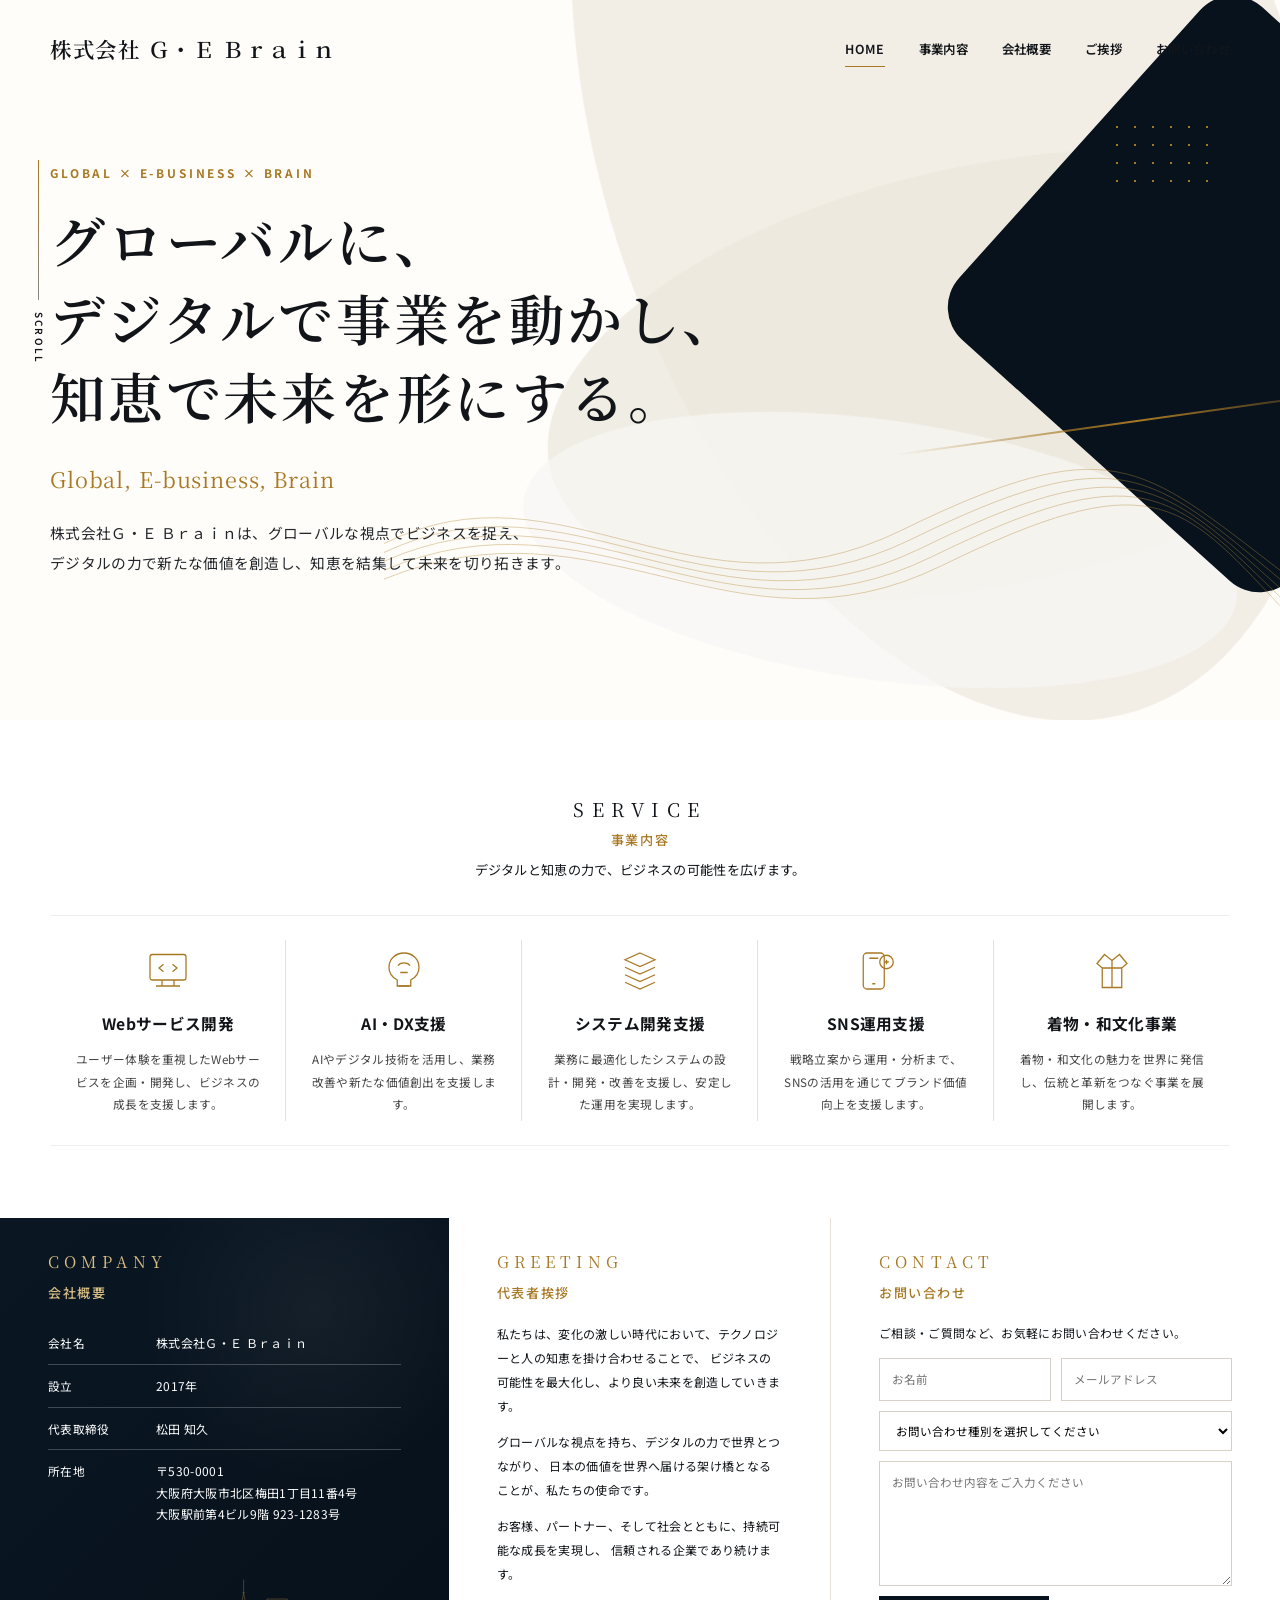
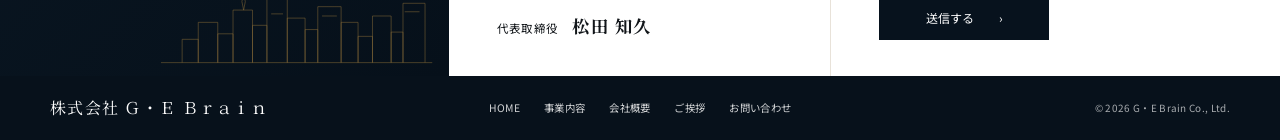
<file: index.html>
<!doctype html>
<html lang="ja">
<head>
  <meta charset="utf-8">
  <meta name="viewport" content="width=device-width, initial-scale=1">
  <title>株式会社Ｇ・Ｅ Ｂｒａｉｎ</title>
  <meta name="description" content="株式会社Ｇ・Ｅ Ｂｒａｉｎは、Webサービス開発、AI・DX支援、システム開発支援、SNS運用支援、着物・和文化事業を展開しています。">
  <meta property="og:title" content="株式会社Ｇ・Ｅ Ｂｒａｉｎ">
  <meta property="og:description" content="グローバルに、デジタルで事業を動かし、知恵で未来を形にする。">
  <meta property="og:type" content="website">
  <meta name="theme-color" content="#f8f6f1">
  <link rel="preconnect" href="https://fonts.googleapis.com">
  <link rel="preconnect" href="https://fonts.gstatic.com" crossorigin>
  <link href="https://fonts.googleapis.com/css2?family=Noto+Sans+JP:wght@400;500;600;700&family=Noto+Serif+JP:wght@500;600;700&display=swap" rel="stylesheet">
  <link rel="stylesheet" href="styles.css">
</head>
<body>
<header class="site-header">
  <div class="container header-inner">
    <a class="brand" href="#top">株式会社 Ｇ・Ｅ Ｂｒａｉｎ</a>
    <button class="menu-button" type="button" aria-label="メニューを開く" aria-expanded="false">
      <span></span><span></span><span></span>
    </button>
    <nav class="global-nav">
      <a class="active" href="#top">HOME</a>
      <a href="#services">事業内容</a>
      <a href="#company">会社概要</a>
      <a href="#greeting">ご挨拶</a>
      <a href="#contact">お問い合わせ</a>
    </nav>
  </div>
</header>

<main>
  <section id="top" class="hero">
    <div class="hero-art" aria-hidden="true">
      <div class="hero-sweep sweep-1"></div>
      <div class="hero-sweep sweep-2"></div>
      <div class="hero-sweep sweep-3"></div>
      <div class="hero-dark"></div>
      <div class="hero-gold-line"></div>
      <div class="hero-dot-grid"></div>
      <svg class="wave-lines" viewBox="0 0 900 360" preserveAspectRatio="none">
        <path d="M0 220 C180 120, 310 320, 520 205 S760 130, 900 250"/>
        <path d="M0 230 C190 130, 320 330, 530 215 S770 140, 900 260"/>
        <path d="M0 240 C200 140, 330 340, 540 225 S780 150, 900 270"/>
        <path d="M0 250 C210 150, 340 350, 550 235 S790 160, 900 280"/>
        <path d="M0 260 C220 160, 350 360, 560 245 S800 170, 900 290"/>
      </svg>
    </div>

    <div class="scroll-mark">
      <span></span>
      <b>SCROLL</b>
    </div>

    <div class="container hero-inner">
      <p class="hero-kicker">GLOBAL × E-BUSINESS × BRAIN</p>
      <h1>グローバルに、<br>デジタルで事業を動かし、<br>知恵で未来を形にする。</h1>
      <p class="hero-en">Global, E-business, Brain</p>
      <p class="hero-copy">
        株式会社Ｇ・Ｅ Ｂｒａｉｎは、グローバルな視点でビジネスを捉え、<br>
        デジタルの力で新たな価値を創造し、知恵を結集して未来を切り拓きます。
      </p>
    </div>
  </section>

  <section id="services" class="services section">
    <div class="container">
      <div class="section-title center">
        <p>SERVICE</p>
        <h2>事業内容</h2>
        <span>デジタルと知恵の力で、ビジネスの可能性を広げます。</span>
      </div>

      <div class="service-grid">
        <article class="service-item">
          <div class="icon-box">
            <svg viewBox="0 0 64 64" aria-hidden="true">
              <rect x="8" y="10" width="48" height="34" rx="3"/>
              <path d="M16 52h32M24 44v8M40 44v8M26 23l-6 5 6 5M38 23l6 5-6 5"/>
            </svg>
          </div>
          <h3>Webサービス開発</h3>
          <p>ユーザー体験を重視したWebサービスを企画・開発し、ビジネスの成長を支援します。</p>
        </article>

        <article class="service-item">
          <div class="icon-box">
            <svg viewBox="0 0 64 64" aria-hidden="true">
              <path d="M32 8c-11 0-20 8-20 19 0 8 5 14 11 17v8h18v-8c6-3 11-9 11-17C52 16 43 8 32 8z"/>
              <path d="M24 25c3-5 13-5 16 0M27 34h10M25 52h14"/>
            </svg>
          </div>
          <h3>AI・DX支援</h3>
          <p>AIやデジタル技術を活用し、業務改善や新たな価値創出を支援します。</p>
        </article>

        <article class="service-item">
          <div class="icon-box">
            <svg viewBox="0 0 64 64" aria-hidden="true">
              <path d="M32 8l20 9-20 9-20-9 20-9zM12 27l20 9 20-9M12 37l20 9 20-9M12 47l20 9 20-9"/>
            </svg>
          </div>
          <h3>システム開発支援</h3>
          <p>業務に最適化したシステムの設計・開発・改善を支援し、安定した運用を実現します。</p>
        </article>

        <article class="service-item">
          <div class="icon-box">
            <svg viewBox="0 0 64 64" aria-hidden="true">
              <rect x="15" y="8" width="28" height="48" rx="5"/>
              <path d="M23 15h12M27 49h4"/>
              <circle cx="46" cy="20" r="9"/>
              <path d="M43 20h6M46 17v6"/>
            </svg>
          </div>
          <h3>SNS運用支援</h3>
          <p>戦略立案から運用・分析まで、SNSの活用を通じてブランド価値向上を支援します。</p>
        </article>

        <article class="service-item">
          <div class="icon-box">
            <svg viewBox="0 0 64 64" aria-hidden="true">
              <path d="M22 10l10 8 10-8 10 12-7 6v26H19V28l-7-6 10-12z"/>
              <path d="M32 18v36M19 28h26"/>
            </svg>
          </div>
          <h3>着物・和文化事業</h3>
          <p>着物・和文化の魅力を世界に発信し、伝統と革新をつなぐ事業を展開します。</p>
        </article>
      </div>
    </div>
  </section>

  <section class="lower-grid">
    <div id="company" class="company-panel">
      <div class="panel-inner">
        <div class="section-title light">
          <p>COMPANY</p>
          <h2>会社概要</h2>
        </div>

        <dl class="company-list">
          <div><dt>会社名</dt><dd>株式会社Ｇ・Ｅ Ｂｒａｉｎ</dd></div>
          <div><dt>設立</dt><dd>2017年</dd></div>
          <div><dt>代表取締役</dt><dd>松田 知久</dd></div>
          <div>
            <dt>所在地</dt>
            <dd>〒530-0001<br>大阪府大阪市北区梅田1丁目11番4号<br>大阪駅前第4ビル9階 923-1283号</dd>
          </div>
        </dl>

        <svg class="city-line" viewBox="0 0 720 250" preserveAspectRatio="xMidYMax meet" aria-hidden="true">
          <path d="M40 220h640"/>
          <path d="M90 220v-55h38v55M128 220v-95h46v95M174 220v-68h36v68M210 220v-124h46v124M256 220v-88h34v88M290 220v-150h48v150M338 220v-105h42v105M380 220v-78h30v78M410 220v-132h55v132M465 220v-95h40v95M505 220v-62h34v62M539 220v-110h44v110M583 220v-72h28v72M611 220v-140h52v140"/>
          <path d="M235 96l-4-20 4-20 4 20-4 20zM232 55h6M235 24v32"/>
          <path d="M300 105h28M420 110h35M615 100h35"/>
        </svg>
      </div>
    </div>

    <div id="greeting" class="greeting-panel">
      <div class="panel-inner">
        <div class="section-title">
          <p>GREETING</p>
          <h2>代表者挨拶</h2>
        </div>

        <div class="greeting-copy">
          <p>
            私たちは、変化の激しい時代において、テクノロジーと人の知恵を掛け合わせることで、
            ビジネスの可能性を最大化し、より良い未来を創造していきます。
          </p>
          <p>
            グローバルな視点を持ち、デジタルの力で世界とつながり、
            日本の価値を世界へ届ける架け橋となることが、私たちの使命です。
          </p>
          <p>
            お客様、パートナー、そして社会とともに、持続可能な成長を実現し、
            信頼される企業であり続けます。
          </p>

          <div class="representative">
            <span>代表取締役</span>
            <strong>松田 知久</strong>
          </div>
        </div>
      </div>
    </div>

    <div id="contact" class="contact-panel">
      <div class="panel-inner">
        <div class="section-title">
          <p>CONTACT</p>
          <h2>お問い合わせ</h2>
        </div>

        <p class="contact-lead">ご相談・ご質問など、お気軽にお問い合わせください。</p>

        <form class="contact-form"
              action="https://formsubmit.co/ge.brain.mats@gmail.com"
              method="POST">
          <input type="hidden" name="_subject" value="【G・E Brain】Webサイトからのお問い合わせ">
          <input type="hidden" name="_template" value="table">
          <input type="hidden" name="_captcha" value="false">
          <input type="hidden" name="_next" value="https://ge-brain-corporate.vercel.app/success.html">
          <input type="text" name="_honey" style="display:none">

          <div class="two-col">
            <input type="text" name="お名前" placeholder="お名前" autocomplete="name" required>
            <input type="email" name="メールアドレス" placeholder="メールアドレス" autocomplete="email" required>
          </div>

          <select name="お問い合わせ種別" required>
            <option value="">お問い合わせ種別を選択してください</option>
            <option>Webサービス開発</option>
            <option>AI・DX支援</option>
            <option>システム開発支援</option>
            <option>SNS運用支援</option>
            <option>着物・和文化事業</option>
            <option>その他</option>
          </select>

          <textarea name="お問い合わせ内容" rows="5" placeholder="お問い合わせ内容をご入力ください" required></textarea>
          <button type="submit">送信する <span>›</span></button>
        </form>
      </div>
    </div>
  </section>
</main>

<footer class="site-footer">
  <div class="container footer-inner">
    <p class="footer-brand">株式会社 Ｇ・Ｅ Ｂｒａｉｎ</p>
    <nav>
      <a href="#top">HOME</a>
      <a href="#services">事業内容</a>
      <a href="#company">会社概要</a>
      <a href="#greeting">ご挨拶</a>
      <a href="#contact">お問い合わせ</a>
    </nav>
    <p class="copyright">© <span id="year"></span> G・E Brain Co., Ltd.</p>
  </div>
</footer>

<script src="script.js"></script>
</body>
</html>
</file>
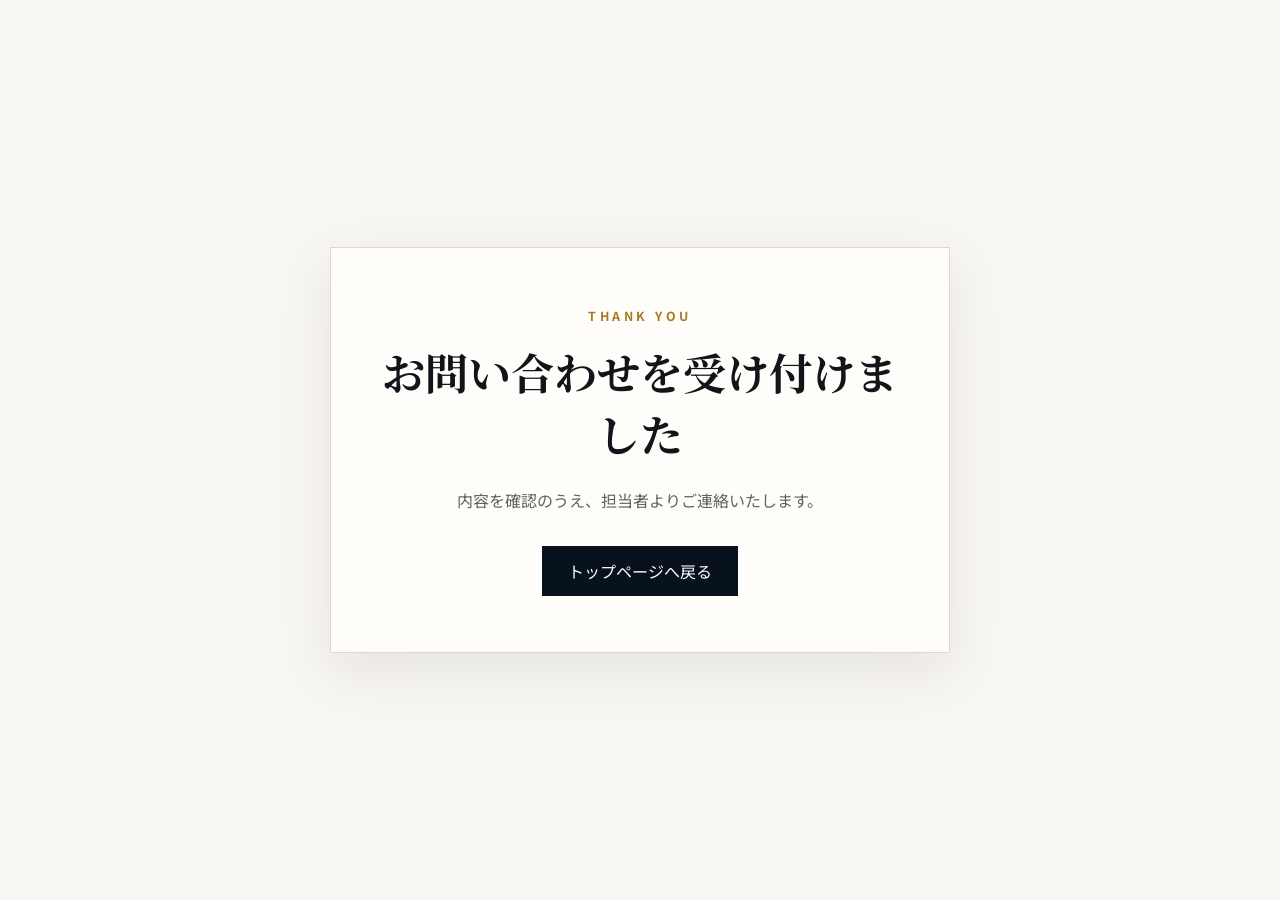
<file: success.html>
<!doctype html>
<html lang="ja">
<head>
  <meta charset="utf-8">
  <meta name="viewport" content="width=device-width, initial-scale=1">
  <title>送信完了｜株式会社Ｇ・Ｅ Ｂｒａｉｎ</title>
  <meta name="robots" content="noindex">
  <link rel="preconnect" href="https://fonts.googleapis.com">
  <link rel="preconnect" href="https://fonts.gstatic.com" crossorigin>
  <link href="https://fonts.googleapis.com/css2?family=Noto+Sans+JP:wght@400;500;600&family=Noto+Serif+JP:wght@600&display=swap" rel="stylesheet">
  <style>
    *{box-sizing:border-box}
    body{
      margin:0;
      min-height:100vh;
      display:grid;
      place-items:center;
      padding:24px;
      background:#f8f6f1;
      color:#111519;
      font-family:"Noto Sans JP",sans-serif;
    }
    .card{
      width:min(620px,100%);
      padding:56px 36px;
      text-align:center;
      background:#fffdfa;
      border:1px solid #ded8cf;
      box-shadow:0 18px 50px rgba(35,30,22,.08);
    }
    .label{
      margin:0 0 12px;
      color:#a87924;
      letter-spacing:.28em;
      font-size:.78rem;
      font-weight:700;
    }
    h1{
      margin:0 0 20px;
      font-family:"Noto Serif JP",serif;
      font-size:clamp(1.8rem,5vw,2.7rem);
    }
    p{margin:0 0 30px;line-height:2;color:#5f625f}
    a{
      display:inline-block;
      padding:13px 26px;
      color:#fff;
      background:#07121d;
      text-decoration:none;
    }
  </style>
</head>
<body>
  <main class="card">
    <p class="label">THANK YOU</p>
    <h1>お問い合わせを受け付けました</h1>
    <p>内容を確認のうえ、担当者よりご連絡いたします。</p>
    <a href="/">トップページへ戻る</a>
  </main>
</body>
</html>
</file>
<file: styles.css>
:root{
  --bg:#f8f6f1;
  --paper:#fffdfa;
  --ink:#111519;
  --muted:#62666b;
  --navy:#07121d;
  --gold:#a87924;
  --gold-soft:#d8bd83;
  --line:#d8d2c8;
}

*{box-sizing:border-box}
html{scroll-behavior:smooth}
body{
  margin:0;
  color:var(--ink);
  background:var(--bg);
  font-family:"Noto Sans JP",sans-serif;
  line-height:1.8;
  letter-spacing:.02em;
}
a{color:inherit;text-decoration:none}
button,input,textarea,select{font:inherit}
svg{display:block}
.container{width:min(1180px,calc(100% - 48px));margin-inline:auto}

.site-header{
  position:absolute;
  inset:0 0 auto;
  z-index:20;
  padding-top:6px;
}
.header-inner{
  min-height:86px;
  display:flex;
  align-items:center;
  justify-content:space-between;
  gap:32px;
}
.brand{
  font-family:"Noto Serif JP",serif;
  font-size:1.34rem;
  letter-spacing:.08em;
  font-weight:600;
}
.global-nav{
  display:flex;
  align-items:center;
  gap:34px;
  font-size:.78rem;
  font-weight:600;
}
.global-nav a{position:relative;padding:10px 0}
.global-nav a::after{
  content:"";
  position:absolute;
  left:0;
  right:100%;
  bottom:3px;
  height:1px;
  background:var(--gold);
  transition:.25s;
}
.global-nav a:hover::after,.global-nav a.active::after{right:0}
.menu-button{
  display:none;
  border:0;
  background:none;
  padding:8px;
}
.menu-button span{
  display:block;
  width:25px;
  height:2px;
  background:currentColor;
  margin:5px 0;
}

.hero{
  position:relative;
  min-height:720px;
  overflow:hidden;
  background:var(--paper);
}
.hero-inner{
  position:relative;
  z-index:3;
  padding-top:150px;
  padding-bottom:90px;
  max-width:860px;
}
.hero-kicker{
  color:var(--gold);
  font-size:.74rem;
  letter-spacing:.24em;
  font-weight:700;
  margin-bottom:18px;
}
.hero h1{
  margin:0 0 24px;
  font-family:"Noto Serif JP",serif;
  font-size:clamp(2.5rem,4.3vw,4.65rem);
  line-height:1.42;
  letter-spacing:.05em;
  font-weight:600;
}
.hero-en{
  margin:0 0 20px;
  color:var(--gold);
  font-family:"Noto Serif JP",serif;
  font-size:1.35rem;
  letter-spacing:.04em;
}
.hero-copy{
  margin:0;
  font-size:.92rem;
  line-height:2;
  color:#22272b;
}
.hero-art{
  position:absolute;
  inset:0;
  overflow:hidden;
  pointer-events:none;
}
.hero-sweep{
  position:absolute;
  border-radius:50%;
  filter:blur(.2px);
  transform:rotate(-18deg);
}
.sweep-1{
  width:700px;
  height:1200px;
  left:47%;
  top:-460px;
  background:rgba(232,226,214,.58);
}
.sweep-2{
  width:900px;
  height:420px;
  right:-160px;
  top:165px;
  background:rgba(236,232,222,.78);
  transform:rotate(-12deg);
}
.sweep-3{
  width:720px;
  height:260px;
  right:40px;
  bottom:40px;
  background:rgba(248,247,244,.72);
  transform:rotate(8deg);
}
.hero-dark{
  position:absolute;
  width:620px;
  height:620px;
  right:-160px;
  top:40px;
  background:var(--navy);
  transform:rotate(42deg);
  border-radius:44px;
}
.hero-gold-line{
  position:absolute;
  width:620px;
  height:2px;
  right:-40px;
  top:410px;
  background:linear-gradient(90deg,transparent,var(--gold),transparent);
  transform:rotate(-8deg);
  transform-origin:center;
}
.hero-dot-grid{
  position:absolute;
  right:72px;
  top:118px;
  width:100px;
  height:74px;
  background-image:radial-gradient(var(--gold) 1.5px,transparent 1.5px);
  background-size:18px 18px;
}
.wave-lines{
  position:absolute;
  right:0;
  bottom:52px;
  width:70%;
  height:320px;
  opacity:.42;
}
.wave-lines path{
  fill:none;
  stroke:#b78a39;
  stroke-width:1;
}
.scroll-mark{
  position:absolute;
  left:30px;
  top:160px;
  z-index:4;
  display:flex;
  flex-direction:column;
  align-items:center;
  gap:12px;
}
.scroll-mark span{
  display:block;
  width:1px;
  height:140px;
  background:linear-gradient(var(--gold),#888);
}
.scroll-mark b{
  font-size:.62rem;
  letter-spacing:.22em;
  writing-mode:vertical-rl;
  font-weight:600;
}

.section{padding:72px 0}
.section-title p{
  margin:0;
  color:var(--gold);
  font-family:"Noto Serif JP",serif;
  letter-spacing:.32em;
  font-size:1rem;
}
.section-title h2{
  margin:4px 0 0;
  font-size:.82rem;
  color:var(--gold);
  font-weight:500;
  letter-spacing:.12em;
}
.section-title.center{
  text-align:center;
  margin-bottom:34px;
}
.section-title.center p{
  color:var(--ink);
  font-size:1.18rem;
  letter-spacing:.4em;
}
.section-title.center h2{margin-top:2px}
.section-title.center span{
  display:block;
  margin-top:6px;
  font-size:.82rem;
}
.services{background:#fff}
.service-grid{
  display:grid;
  grid-template-columns:repeat(5,1fr);
  border-top:1px solid #eee;
  border-bottom:1px solid #eee;
}
.service-item{
  padding:26px 24px 30px;
  text-align:center;
  position:relative;
}
.service-item:not(:last-child)::after{
  content:"";
  position:absolute;
  right:0;
  top:24px;
  bottom:24px;
  width:1px;
  background:#e7e1d7;
}
.icon-box{
  height:58px;
  display:grid;
  place-items:center;
  margin-bottom:10px;
}
.icon-box svg{
  width:48px;
  height:48px;
  fill:none;
  stroke:var(--gold);
  stroke-width:1.7;
}
.service-item h3{
  margin:0 0 10px;
  font-size:.98rem;
}
.service-item p{
  margin:0;
  color:#444;
  font-size:.73rem;
  line-height:1.9;
}

.lower-grid{
  display:grid;
  grid-template-columns:1.08fr .92fr 1.08fr;
  min-height:430px;
}
.panel-inner{
  padding:30px 48px 34px;
  position:relative;
  height:100%;
}
.company-panel{
  color:#fff;
  background:
    radial-gradient(circle at 70% 20%,rgba(255,255,255,.05),transparent 36%),
    linear-gradient(135deg,#0a1723,#06101a);
}
.section-title.light p,.section-title.light h2{color:var(--gold-soft)}
.company-list{
  margin:18px 0 0;
  position:relative;
  z-index:2;
}
.company-list>div{
  display:grid;
  grid-template-columns:90px 1fr;
  gap:18px;
  padding:10px 0;
  border-bottom:1px solid rgba(255,255,255,.22);
}
.company-list>div:last-child{border-bottom:0}
.company-list dt{font-size:.73rem}
.company-list dd{
  margin:0;
  font-size:.75rem;
  line-height:1.8;
}
.city-line{
  position:absolute;
  right:0;
  bottom:0;
  width:68%;
  height:58%;
  opacity:.75;
}
.city-line path{
  fill:none;
  stroke:#b58b41;
  stroke-width:1.2;
}

.greeting-panel,.contact-panel{background:#fff}
.greeting-panel{border-right:1px solid #e8e2d9}
.greeting-copy{margin-top:18px}
.greeting-copy p{
  font-size:.75rem;
  line-height:2;
  margin-bottom:12px;
}
.representative{
  display:flex;
  align-items:baseline;
  gap:14px;
  margin-top:24px;
}
.representative span{font-size:.72rem}
.representative strong{
  font-family:"Noto Serif JP",serif;
  font-size:1.08rem;
  letter-spacing:.08em;
}

.contact-lead{
  font-size:.74rem;
  margin:18px 0 14px;
}
.contact-form{
  display:grid;
  gap:10px;
}
.two-col{
  display:grid;
  grid-template-columns:1fr 1fr;
  gap:10px;
}
.contact-form input,.contact-form select,.contact-form textarea{
  width:100%;
  border:1px solid #d7d1c8;
  background:#fff;
  padding:10px 12px;
  font-size:.72rem;
  outline:none;
}
.contact-form input:focus,.contact-form select:focus,.contact-form textarea:focus{
  border-color:var(--gold);
  box-shadow:0 0 0 2px rgba(168,121,36,.08);
}
.contact-form textarea{resize:vertical}
.contact-form button{
  width:170px;
  border:0;
  background:var(--navy);
  color:#fff;
  padding:11px 18px;
  cursor:pointer;
  display:flex;
  justify-content:center;
  gap:25px;
  align-items:center;
  font-size:.75rem;
}
.contact-form button:hover{opacity:.9}

.site-footer{
  background:#07111b;
  color:#fff;
  padding:18px 0;
}
.footer-inner{
  display:grid;
  grid-template-columns:1fr auto 1fr;
  align-items:center;
  gap:30px;
}
.footer-brand{
  margin:0;
  font-family:"Noto Serif JP",serif;
  letter-spacing:.08em;
}
.footer-inner nav{
  display:flex;
  gap:24px;
  font-size:.65rem;
  color:rgba(255,255,255,.82);
}
.copyright{
  margin:0;
  text-align:right;
  font-size:.62rem;
  color:rgba(255,255,255,.65);
}

/* 中間幅：黒い図形を縮小して文字との重なりを回避 */
@media (max-width:1200px){
  .hero-inner{max-width:720px}
  .hero-dark{
    width:430px;
    height:430px;
    right:-170px;
    top:150px;
  }
  .hero-gold-line{
    width:430px;
    right:-100px;
    top:430px;
  }
  .hero-dot-grid{
    right:36px;
    top:120px;
  }
  .wave-lines{
    width:55%;
    height:260px;
    bottom:38px;
  }
}

@media (max-width:1000px){
  .service-grid{grid-template-columns:repeat(2,1fr)}
  .service-item:nth-child(2)::after,.service-item:nth-child(4)::after{display:none}
  .service-item:last-child{grid-column:1/-1}
  .lower-grid{grid-template-columns:1fr 1fr}
  .company-panel{grid-column:1/-1}
  .city-line{width:50%}

  .hero-inner{max-width:660px}
  .hero-dark{
    width:300px;
    height:300px;
    right:-150px;
    top:250px;
  }
  .hero-gold-line{
    width:300px;
    right:-70px;
    top:480px;
  }
  .hero-dot-grid{
    right:20px;
    top:130px;
    transform:scale(.8);
    transform-origin:top right;
  }
  .wave-lines{
    width:45%;
    height:200px;
    bottom:25px;
  }
}

/* スマホ：黒い図形を文字領域から完全に外す */
@media (max-width:760px){
  .container{width:min(100% - 28px,1180px)}

  .site-header{
    position:fixed;
    background:rgba(255,253,250,.93);
    backdrop-filter:blur(10px);
    border-bottom:1px solid #eee;
  }
  .header-inner{min-height:66px}
  .brand{font-size:.95rem}
  .menu-button{display:block}
  .global-nav{
    position:absolute;
    top:66px;
    left:0;
    right:0;
    display:none;
    flex-direction:column;
    align-items:stretch;
    gap:0;
    padding:12px 20px 20px;
    background:#fff;
    border-bottom:1px solid #ddd;
  }
  .global-nav.open{display:flex}
  .global-nav a{padding:12px 0}

  .hero{
    min-height:760px;
  }
  .hero-inner{
    padding-top:120px;
    padding-bottom:100px;
    max-width:none;
  }
  .hero h1{
    font-size:clamp(2rem,10vw,3rem);
    line-height:1.5;
  }
  .hero-copy br{display:none}
  .hero-art{opacity:.8}
  .hero-dark{
    width:190px;
    height:190px;
    right:-135px;
    top:auto;
    bottom:90px;
    border-radius:28px;
  }
  .hero-gold-line{
    width:220px;
    right:-95px;
    top:auto;
    bottom:145px;
  }
  .hero-dot-grid{
    right:14px;
    top:88px;
    transform:scale(.55);
    transform-origin:top right;
  }
  .sweep-1{
    width:420px;
    height:780px;
    left:55%;
    top:-260px;
  }
  .sweep-2{
    width:540px;
    height:250px;
    right:-260px;
    top:420px;
  }
  .sweep-3{
    width:420px;
    height:150px;
    right:-100px;
    bottom:35px;
  }
  .wave-lines{
    width:75%;
    height:145px;
    bottom:24px;
    opacity:.55;
  }
  .scroll-mark{display:none}

  .service-grid{grid-template-columns:1fr}
  .service-item{padding:28px 18px}
  .service-item::after{display:none!important}
  .service-item:last-child{grid-column:auto}

  .lower-grid{grid-template-columns:1fr}
  .panel-inner{padding:34px 24px 38px}
  .company-panel{
    grid-column:auto;
    min-height:430px;
  }
  .city-line{
    width:82%;
    height:45%;
  }
  .greeting-panel{
    border-right:0;
    border-bottom:1px solid #e8e2d9;
  }
  .two-col{grid-template-columns:1fr}

  .footer-inner{
    grid-template-columns:1fr;
    gap:16px;
  }
  .footer-inner nav{
    flex-wrap:wrap;
    gap:12px 18px;
  }
  .copyright{text-align:left}
}

/* ===== Hero overlap fix v2 =====
   Keep the copy aligned to the normal page grid and reserve the right side
   for the abstract artwork at every viewport width. */
.hero-inner{
  max-width:none;
  margin-inline:auto;
}
.hero h1,
.hero-en,
.hero-copy,
.hero-kicker{
  position:relative;
  z-index:5;
}
.hero h1{max-width:760px}
.hero-copy{max-width:720px}

@media (min-width:1201px){
  .hero-dark{
    width:min(35vw,560px);
    height:min(35vw,560px);
    right:-190px;
    top:70px;
  }
  .hero-gold-line{
    width:min(38vw,600px);
    right:-100px;
    top:420px;
  }
}

@media (max-width:1200px) and (min-width:1001px){
  .hero h1{max-width:650px;font-size:clamp(2.7rem,4.5vw,4rem)}
  .hero-copy{max-width:620px}
  .hero-dark{
    width:330px;
    height:330px;
    right:-155px;
    top:220px;
  }
  .hero-gold-line{
    width:350px;
    right:-120px;
    top:475px;
  }
}

@media (max-width:1000px) and (min-width:761px){
  .hero h1{max-width:600px;font-size:clamp(2.45rem,5.2vw,3.45rem)}
  .hero-copy{max-width:570px}
  .hero-dark{
    width:220px;
    height:220px;
    right:-125px;
    top:auto;
    bottom:80px;
  }
  .hero-gold-line{
    width:260px;
    right:-100px;
    top:auto;
    bottom:155px;
  }
}

@media (max-width:760px){
  .hero h1{max-width:100%}
  .hero-copy{max-width:100%}
  .hero-dark{
    width:150px;
    height:150px;
    right:-112px;
    bottom:58px;
  }
  .hero-gold-line{
    width:180px;
    right:-110px;
    bottom:112px;
  }
}
</file>
